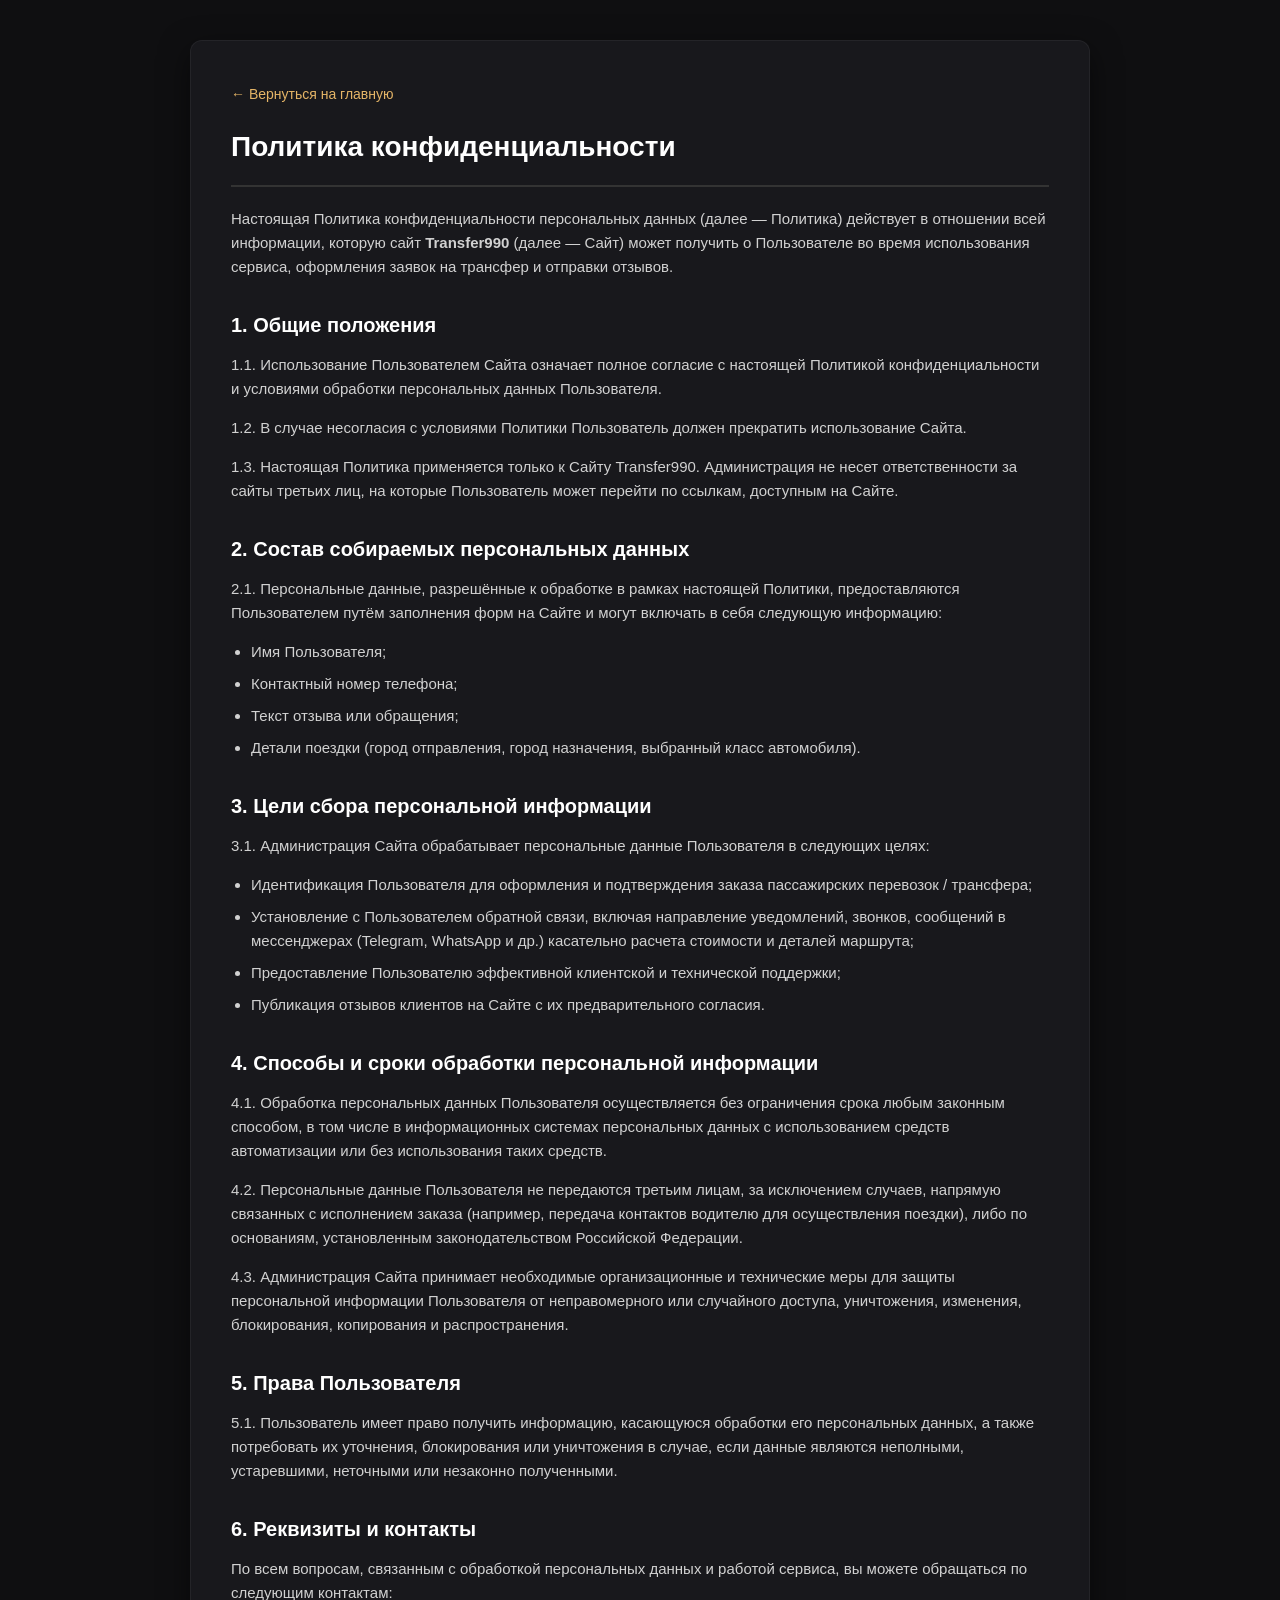
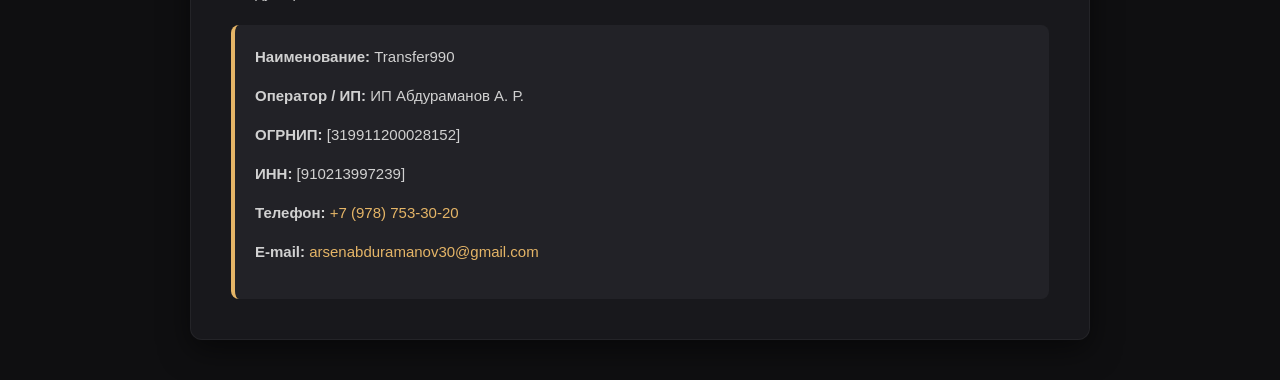
<file: privacy.html>
<!DOCTYPE html>
<html lang="ru">
<head>
    <meta charset="UTF-8">
    <meta name="viewport" content="width=device-width, initial-scale=1.0">
    <title>Политика конфиденциальности — Transfer990</title>
    <style>
        * {
            box-sizing: border-box;
            margin: 0;
            padding: 0;
        }
        body {
            font-family: -apple-system, BlinkMacSystemFont, "Segoe UI", Roboto, Helvetica, Arial, sans-serif;
            line-height: 1.6;
            color: #d1d1d1;
            background-color: #0f0f11;
            padding: 40px 20px;
        }
        .container {
            max-width: 900px;
            margin: 0 auto;
            background: #18181c;
            padding: 40px;
            border-radius: 12px;
            box-shadow: 0 10px 30px rgba(0, 0, 0, 0.5);
            border: 1px solid rgba(255, 255, 255, 0.05);
        }
        h1 {
            color: #ffffff;
            font-size: 28px;
            margin-bottom: 20px;
            border-bottom: 2px solid #333;
            padding-bottom: 15px;
        }
        h2 {
            color: #ffffff;
            font-size: 20px;
            margin-top: 30px;
            margin-bottom: 12px;
        }
        p {
            margin-bottom: 15px;
            font-size: 15px;
        }
        ul {
            margin-bottom: 15px;
            padding-left: 20px;
        }
        li {
            margin-bottom: 8px;
            font-size: 15px;
        }
        a {
            color: #e5b567; /* Премиальный золотистый оттенок */
            text-decoration: none;
        }
        a:hover {
            text-decoration: underline;
        }
        .back-link {
            display: inline-block;
            margin-bottom: 20px;
            font-size: 14px;
        }
        .contacts-block {
            background: #222227;
            padding: 20px;
            border-radius: 8px;
            margin-top: 20px;
            border-left: 4px solid #e5b567;
        }
        @media (max-width: 600px) {
            .container {
                padding: 20px;
            }
            h1 {
                font-size: 22px;
            }
            h2 {
                font-size: 18px;
            }
        }
    </style>
</head>
<body>

<div class="container">
    <a href="index.html" class="back-link">← Вернуться на главную</a>

    <h1>Политика конфиденциальности</h1>

    <p>Настоящая Политика конфиденциальности персональных данных (далее — Политика) действует в отношении всей информации, которую сайт <strong>Transfer990</strong> (далее — Сайт) может получить о Пользователе во время использования сервиса, оформления заявок на трансфер и отправки отзывов.</p>

    <h2>1. Общие положения</h2>
    <p>1.1. Использование Пользователем Сайта означает полное согласие с настоящей Политикой конфиденциальности и условиями обработки персональных данных Пользователя.</p>
    <p>1.2. В случае несогласия с условиями Политики Пользователь должен прекратить использование Сайта.</p>
    <p>1.3. Настоящая Политика применяется только к Сайту Transfer990. Администрация не несет ответственности за сайты третьих лиц, на которые Пользователь может перейти по ссылкам, доступным на Сайте.</p>

    <h2>2. Состав собираемых персональных данных</h2>
    <p>2.1. Персональные данные, разрешённые к обработке в рамках настоящей Политики, предоставляются Пользователем путём заполнения форм на Сайте и могут включать в себя следующую информацию:</p>
    <ul>
        <li>Имя Пользователя;</li>
        <li>Контактный номер телефона;</li>
        <li>Текст отзыва или обращения;</li>
        <li>Детали поездки (город отправления, город назначения, выбранный класс автомобиля).</li>
    </ul>

    <h2>3. Цели сбора персональной информации</h2>
    <p>3.1. Администрация Сайта обрабатывает персональные данные Пользователя в следующих целях:</p>
    <ul>
        <li>Идентификация Пользователя для оформления и подтверждения заказа пассажирских перевозок / трансфера;</li>
        <li>Установление с Пользователем обратной связи, включая направление уведомлений, звонков, сообщений в мессенджерах (Telegram, WhatsApp и др.) касательно расчета стоимости и деталей маршрута;</li>
        <li>Предоставление Пользователю эффективной клиентской и технической поддержки;</li>
        <li>Публикация отзывов клиентов на Сайте с их предварительного согласия.</li>
    </ul>

    <h2>4. Способы и сроки обработки персональной информации</h2>
    <p>4.1. Обработка персональных данных Пользователя осуществляется без ограничения срока любым законным способом, в том числе в информационных системах персональных данных с использованием средств автоматизации или без использования таких средств.</p>
    <p>4.2. Персональные данные Пользователя не передаются третьим лицам, за исключением случаев, напрямую связанных с исполнением заказа (например, передача контактов водителю для осуществления поездки), либо по основаниям, установленным законодательством Российской Федерации.</p>
    <p>4.3. Администрация Сайта принимает необходимые организационные и технические меры для защиты персональной информации Пользователя от неправомерного или случайного доступа, уничтожения, изменения, блокирования, копирования и распространения.</p>

    <h2>5. Права Пользователя</h2>
    <p>5.1. Пользователь имеет право получить информацию, касающуюся обработки его персональных данных, а также потребовать их уточнения, блокирования или уничтожения в случае, если данные являются неполными, устаревшими, неточными или незаконно полученными.</p>

    <h2>6. Реквизиты и контакты</h2>
    <p>По всем вопросам, связанным с обработкой персональных данных и работой сервиса, вы можете обращаться по следующим контактам:</p>
    
    <div class="contacts-block">
        <p><strong>Наименование:</strong> Transfer990</p>
        <p><strong>Оператор / ИП:</strong> ИП Абдураманов А. Р.</p>
        <p><strong>ОГРНИП:</strong> [319911200028152]</p>
        <p><strong>ИНН:</strong> [910213997239]</p>
        <p><strong>Телефон:</strong> <a href="tel:+79787533020">+7 (978) 753-30-20</a></p>
        <p><strong>E-mail:</strong> <a href="mailto:arsenabduramanov30@gmail.com">arsenabduramanov30@gmail.com</a></p>
    </div>
</div>

</body>
</html>
</file>
